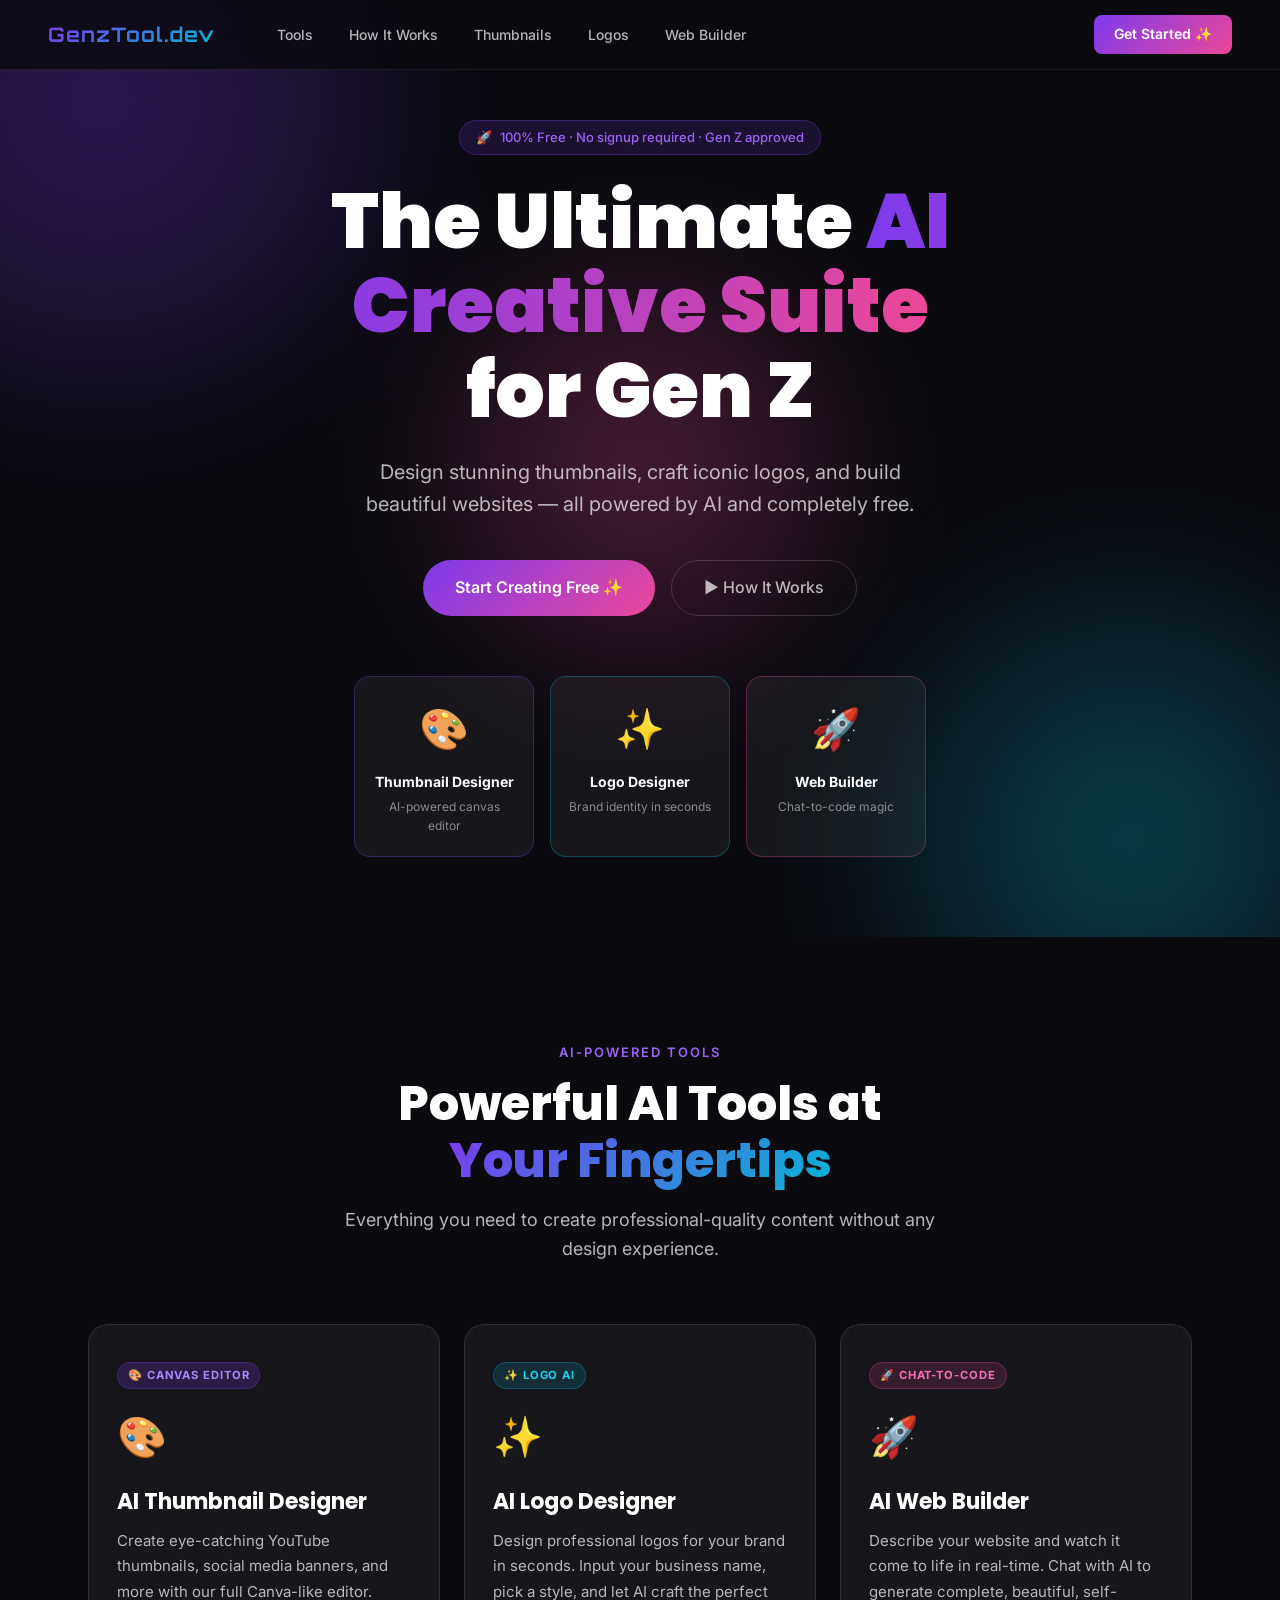
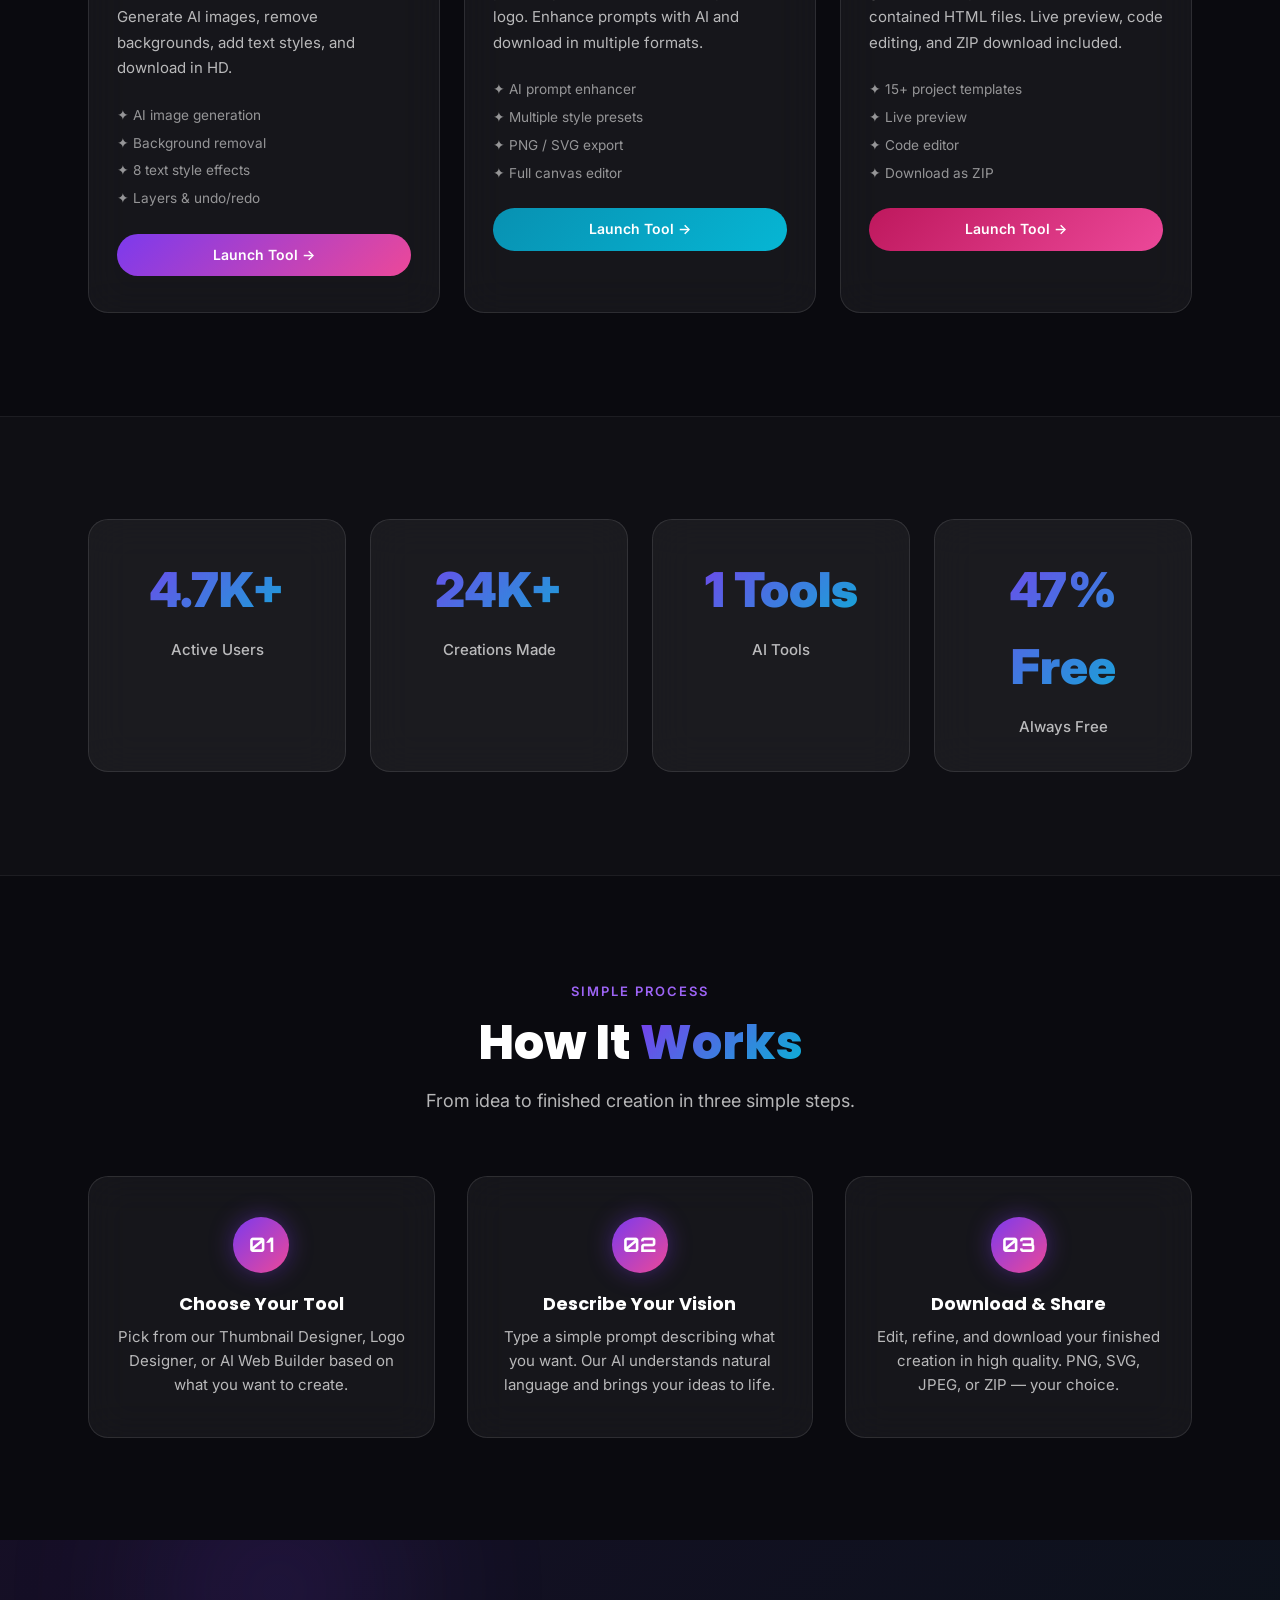
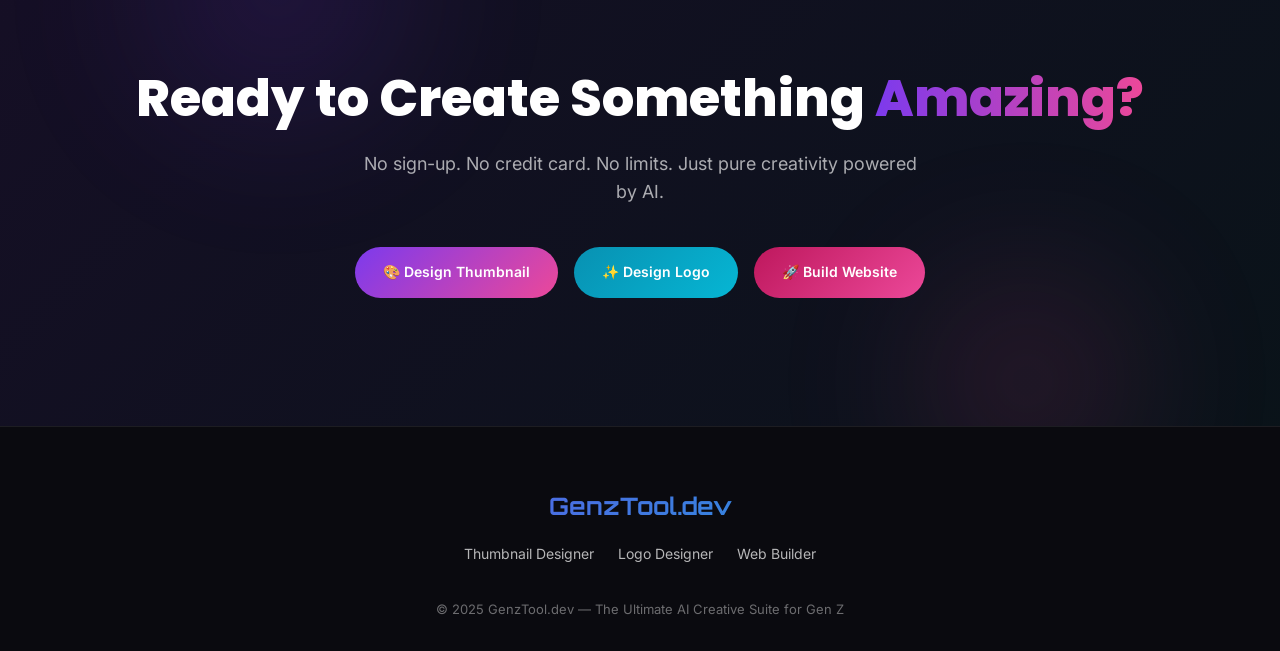
<file: index.html>
<!DOCTYPE html>
<html lang="en">
<head>
  <meta charset="UTF-8">
  <meta name="viewport" content="width=device-width, initial-scale=1.0">
  <meta name="description" content="GenzTool.dev - The Ultimate AI Creative Suite for Gen Z. AI Thumbnail Designer, Logo Designer, and Web Builder all in one place.">
  <meta name="theme-color" content="#7c3aed">
  <title>GenzTool - The Ultimate AI Creative Suite</title>
  <link rel="stylesheet" href="css/style.css">
  <link rel="preconnect" href="https://fonts.googleapis.com">
  <link rel="preconnect" href="https://fonts.gstatic.com" crossorigin>
  <link href="https://fonts.googleapis.com/css2?family=Inter:wght@300;400;500;600;700;800;900&family=Poppins:wght@300;400;500;600;700;800;900&family=Orbitron:wght@400;500;600;700;800;900&display=swap" rel="stylesheet">
  <style>
    /* ── Landing Page Extras ───────────────────────────────── */
    .hero-visual {
      position: relative;
      z-index: 1;
      margin-top: 60px;
    }
    .hero-cards-preview {
      display: flex;
      gap: 16px;
      justify-content: center;
      flex-wrap: wrap;
      animation: fadeInUp 0.7s ease 0.45s both;
    }
    .preview-card {
      width: 180px;
      background: rgba(255,255,255,0.05);
      border: 1px solid rgba(255,255,255,0.1);
      border-radius: 16px;
      padding: 20px 16px;
      text-align: center;
      backdrop-filter: blur(20px);
      transition: all 0.3s ease;
    }
    .preview-card:hover {
      transform: translateY(-8px) scale(1.04);
      background: rgba(255,255,255,0.09);
      border-color: rgba(124,58,237,0.5);
      box-shadow: 0 20px 40px rgba(124,58,237,0.25);
    }
    .preview-card .icon  { font-size: 2.5rem; margin-bottom: 10px; }
    .preview-card .title { font-size: 0.875rem; font-weight: 700; margin-bottom: 4px; }
    .preview-card .sub   { font-size: 0.75rem; color: rgba(255,255,255,0.5); }

    /* animated gradient border on preview cards */
    .preview-card.pc-1 { border-color: rgba(124,58,237,0.3); }
    .preview-card.pc-2 { border-color: rgba(6,182,212,0.3);  }
    .preview-card.pc-3 { border-color: rgba(236,72,153,0.3); }

    /* gradient animated hero headline */
    .animated-gradient {
      background: linear-gradient(270deg, #7c3aed, #06b6d4, #ec4899, #7c3aed);
      background-size: 300% 300%;
      -webkit-background-clip: text;
      background-clip: text;
      -webkit-text-fill-color: transparent;
      animation: gradientShift 6s ease infinite;
    }

    /* full-width section wrapper */
    .section-outer {
      width: 100%;
    }

    /* Feature card accent colours */
    .feature-card.fc-1:hover { box-shadow: 0 12px 40px rgba(124,58,237,0.2); }
    .feature-card.fc-2:hover { box-shadow: 0 12px 40px rgba(6,182,212,0.2);  }
    .feature-card.fc-3:hover { box-shadow: 0 12px 40px rgba(236,72,153,0.2); }

    .feature-card .feature-badge {
      display: inline-flex;
      align-items: center;
      gap: 6px;
      padding: 4px 10px;
      border-radius: 999px;
      font-size: 0.7rem;
      font-weight: 700;
      letter-spacing: 0.08em;
      text-transform: uppercase;
      margin-bottom: 16px;
    }
    .feature-card.fc-1 .feature-badge { background: rgba(124,58,237,0.2); color: #a78bfa; border: 1px solid rgba(124,58,237,0.3); }
    .feature-card.fc-2 .feature-badge { background: rgba(6,182,212,0.15);  color: #22d3ee; border: 1px solid rgba(6,182,212,0.3);  }
    .feature-card.fc-3 .feature-badge { background: rgba(236,72,153,0.15); color: #f472b6; border: 1px solid rgba(236,72,153,0.3); }

    /* Stats section */
    .stats-section {
      background: rgba(255,255,255,0.02);
      border-top: 1px solid rgba(255,255,255,0.06);
      border-bottom: 1px solid rgba(255,255,255,0.06);
    }

    /* How it Works connector dots */
    .steps-section { position: relative; }
    .steps-connector {
      position: absolute;
      top: 70px;
      left: 50%;
      transform: translateX(-50%);
      width: 60%;
      height: 2px;
      background: linear-gradient(90deg, #7c3aed, #06b6d4, #ec4899);
      opacity: 0.25;
      pointer-events: none;
    }

    /* CTA Section */
    .cta-section {
      position: relative;
      overflow: hidden;
      text-align: center;
      padding: clamp(80px, 10vw, 140px) clamp(16px, 4vw, 48px);
    }
    .cta-section .section-title { font-size: clamp(1.75rem, 4vw, 3.25rem); margin-bottom: 20px; }
    .cta-section p { color: rgba(255,255,255,0.65); font-size: 1.125rem; max-width: 560px; margin: 0 auto 40px; }

    /* Navbar hamburger (mobile) */
    .nav-toggle { display: none; background: none; border: none; cursor: pointer; padding: 6px; }
    .nav-toggle span { display: block; width: 22px; height: 2px; background: rgba(255,255,255,0.7); margin: 4px 0; border-radius: 1px; transition: all 0.3s; }

    @media (max-width: 768px) {
      .nav-toggle { display: block; }
      .nav-links   { display: none; }
    }
  </style>
</head>
<body>

<!-- ═══════════════════════════════════════════════════════════
     NAVIGATION
══════════════════════════════════════════════════════════════ -->
<nav class="navbar" id="navbar">
  <span class="nav-logo">GenzTool.dev</span>
  <ul class="nav-links">
    <li><a href="#features">Tools</a></li>
    <li><a href="#how-it-works">How It Works</a></li>
    <li><a href="thumbnail-designer.html">Thumbnails</a></li>
    <li><a href="logo-designer.html">Logos</a></li>
    <li><a href="web-builder.html">Web Builder</a></li>
  </ul>
  <div class="nav-cta">
    <a href="#features" class="btn-primary" style="font-size:0.875rem;padding:8px 20px;border-radius:8px;text-decoration:none;">
      Get Started ✨
    </a>
  </div>
</nav>

<!-- ═══════════════════════════════════════════════════════════
     HERO
══════════════════════════════════════════════════════════════ -->
<section class="hero">
  <div class="orb-container">
    <div class="orb orb-1"></div>
    <div class="orb orb-2"></div>
    <div class="orb orb-3"></div>
  </div>

  <div class="hero-content">
    <div class="hero-badge animate-fade-in">
      <span>🚀</span>
      <span>100% Free · No signup required · Gen Z approved</span>
    </div>

    <h1 class="hero-title">
      The Ultimate <span class="animated-gradient">AI Creative Suite</span><br>
      for Gen&nbsp;Z
    </h1>

    <p class="hero-subtitle">
      Design stunning thumbnails, craft iconic logos, and build beautiful websites — all powered by AI and completely free.
    </p>

    <div class="hero-cta">
      <a href="#features" class="btn-primary" style="font-size:1rem;padding:14px 32px;">
        Start Creating Free ✨
      </a>
      <a href="#how-it-works" class="btn-secondary" style="font-size:1rem;padding:14px 32px;text-decoration:none;display:inline-flex;align-items:center;gap:8px;">
        ▶ How It Works
      </a>
    </div>

    <!-- Mini preview cards -->
    <div class="hero-visual">
      <div class="hero-cards-preview">
        <div class="preview-card pc-1">
          <div class="icon">🎨</div>
          <div class="title">Thumbnail Designer</div>
          <div class="sub">AI-powered canvas editor</div>
        </div>
        <div class="preview-card pc-2">
          <div class="icon">✨</div>
          <div class="title">Logo Designer</div>
          <div class="sub">Brand identity in seconds</div>
        </div>
        <div class="preview-card pc-3">
          <div class="icon">🚀</div>
          <div class="title">Web Builder</div>
          <div class="sub">Chat-to-code magic</div>
        </div>
      </div>
    </div>
  </div>
</section>

<!-- ═══════════════════════════════════════════════════════════
     FEATURES
══════════════════════════════════════════════════════════════ -->
<div class="section-outer" id="features">
  <div class="section">
    <div class="section-header">
      <span class="section-label">AI-Powered Tools</span>
      <h2 class="section-title">Powerful AI Tools at<br><span class="gradient-text">Your Fingertips</span></h2>
      <p class="section-subtitle">Everything you need to create professional-quality content without any design experience.</p>
    </div>

    <div class="features-grid">

      <!-- Thumbnail Designer -->
      <div class="glass-card feature-card fc-1" id="tool-thumbnail">
        <span class="feature-badge">🎨 Canvas Editor</span>
        <span class="feature-icon" style="animation-delay:0s;">🎨</span>
        <h3 class="feature-title">AI Thumbnail Designer</h3>
        <p class="feature-description">
          Create eye-catching YouTube thumbnails, social media banners, and more with our full Canva-like editor. Generate AI images, remove backgrounds, add text styles, and download in HD.
        </p>
        <ul style="color:rgba(255,255,255,0.55);font-size:0.85rem;list-style:none;margin-bottom:24px;display:flex;flex-direction:column;gap:6px;">
          <li>✦ AI image generation</li>
          <li>✦ Background removal</li>
          <li>✦ 8 text style effects</li>
          <li>✦ Layers &amp; undo/redo</li>
        </ul>
        <a href="thumbnail-designer.html" class="btn-primary w-full" style="justify-content:center;text-decoration:none;display:flex;">
          Launch Tool →
        </a>
      </div>

      <!-- Logo Designer -->
      <div class="glass-card feature-card fc-2" id="tool-logo">
        <span class="feature-badge">✨ Logo AI</span>
        <span class="feature-icon" style="animation-delay:1.5s;">✨</span>
        <h3 class="feature-title">AI Logo Designer</h3>
        <p class="feature-description">
          Design professional logos for your brand in seconds. Input your business name, pick a style, and let AI craft the perfect logo. Enhance prompts with AI and download in multiple formats.
        </p>
        <ul style="color:rgba(255,255,255,0.55);font-size:0.85rem;list-style:none;margin-bottom:24px;display:flex;flex-direction:column;gap:6px;">
          <li>✦ AI prompt enhancer</li>
          <li>✦ Multiple style presets</li>
          <li>✦ PNG / SVG export</li>
          <li>✦ Full canvas editor</li>
        </ul>
        <a href="logo-designer.html" class="btn-primary w-full" style="justify-content:center;text-decoration:none;display:flex;background:linear-gradient(135deg,#0891b2,#06b6d4);">
          Launch Tool →
        </a>
      </div>

      <!-- Web Builder -->
      <div class="glass-card feature-card fc-3" id="tool-web">
        <span class="feature-badge">🚀 Chat-to-Code</span>
        <span class="feature-icon" style="animation-delay:3s;">🚀</span>
        <h3 class="feature-title">AI Web Builder</h3>
        <p class="feature-description">
          Describe your website and watch it come to life in real-time. Chat with AI to generate complete, beautiful, self-contained HTML files. Live preview, code editing, and ZIP download included.
        </p>
        <ul style="color:rgba(255,255,255,0.55);font-size:0.85rem;list-style:none;margin-bottom:24px;display:flex;flex-direction:column;gap:6px;">
          <li>✦ 15+ project templates</li>
          <li>✦ Live preview</li>
          <li>✦ Code editor</li>
          <li>✦ Download as ZIP</li>
        </ul>
        <a href="web-builder.html" class="btn-primary w-full" style="justify-content:center;text-decoration:none;display:flex;background:linear-gradient(135deg,#be185d,#ec4899);">
          Launch Tool →
        </a>
      </div>

    </div>
  </div>
</div>

<!-- ═══════════════════════════════════════════════════════════
     STATS
══════════════════════════════════════════════════════════════ -->
<div class="section-outer stats-section">
  <div class="section">
    <div class="stats-grid">
      <div class="stat-card glass-card" data-animate>
        <span class="stat-number" data-target="10000">0</span>
        <span class="stat-label">Active Users</span>
      </div>
      <div class="stat-card glass-card" data-animate>
        <span class="stat-number" data-target="50000">0</span>
        <span class="stat-label">Creations Made</span>
      </div>
      <div class="stat-card glass-card" data-animate>
        <span class="stat-number" data-target="3" data-suffix=" Tools">0</span>
        <span class="stat-label">AI Tools</span>
      </div>
      <div class="stat-card glass-card" data-animate>
        <span class="stat-number" data-target="100" data-suffix="% Free">0</span>
        <span class="stat-label">Always Free</span>
      </div>
    </div>
  </div>
</div>

<!-- ═══════════════════════════════════════════════════════════
     HOW IT WORKS
══════════════════════════════════════════════════════════════ -->
<div class="section-outer" id="how-it-works">
  <div class="section steps-section">
    <div class="section-header">
      <span class="section-label">Simple Process</span>
      <h2 class="section-title">How It <span class="gradient-text">Works</span></h2>
      <p class="section-subtitle">From idea to finished creation in three simple steps.</p>
    </div>

    <div class="steps-grid">
      <div class="glass-card step-card">
        <div class="step-number">01</div>
        <h3 class="step-title">Choose Your Tool</h3>
        <p class="step-desc">Pick from our Thumbnail Designer, Logo Designer, or AI Web Builder based on what you want to create.</p>
      </div>
      <div class="glass-card step-card">
        <div class="step-number">02</div>
        <h3 class="step-title">Describe Your Vision</h3>
        <p class="step-desc">Type a simple prompt describing what you want. Our AI understands natural language and brings your ideas to life.</p>
      </div>
      <div class="glass-card step-card">
        <div class="step-number">03</div>
        <h3 class="step-title">Download &amp; Share</h3>
        <p class="step-desc">Edit, refine, and download your finished creation in high quality. PNG, SVG, JPEG, or ZIP — your choice.</p>
      </div>
    </div>
  </div>
</div>

<!-- ═══════════════════════════════════════════════════════════
     CTA BANNER
══════════════════════════════════════════════════════════════ -->
<div class="section-outer" style="background:linear-gradient(135deg,rgba(124,58,237,0.1),rgba(6,182,212,0.05));">
  <div class="cta-section">
    <div class="orb-container">
      <div class="orb" style="width:300px;height:300px;background:radial-gradient(circle,#7c3aed,transparent);top:-100px;left:10%;opacity:0.2;"></div>
      <div class="orb" style="width:250px;height:250px;background:radial-gradient(circle,#ec4899,transparent);bottom:-80px;right:10%;opacity:0.2;"></div>
    </div>
    <h2 class="section-title" style="position:relative;z-index:2;">
      Ready to Create Something <span class="animated-gradient">Amazing?</span>
    </h2>
    <p style="position:relative;z-index:2;">No sign-up. No credit card. No limits. Just pure creativity powered by AI.</p>
    <div style="display:flex;gap:16px;justify-content:center;flex-wrap:wrap;position:relative;z-index:2;">
      <a href="thumbnail-designer.html" class="btn-primary" style="padding:14px 28px;text-decoration:none;">🎨 Design Thumbnail</a>
      <a href="logo-designer.html"      class="btn-primary" style="padding:14px 28px;text-decoration:none;background:linear-gradient(135deg,#0891b2,#06b6d4);">✨ Design Logo</a>
      <a href="web-builder.html"        class="btn-primary" style="padding:14px 28px;text-decoration:none;background:linear-gradient(135deg,#be185d,#ec4899);">🚀 Build Website</a>
    </div>
  </div>
</div>

<!-- ═══════════════════════════════════════════════════════════
     FOOTER
══════════════════════════════════════════════════════════════ -->
<footer class="footer">
  <div class="footer-logo">GenzTool.dev</div>
  <ul class="footer-links">
    <li><a href="thumbnail-designer.html">Thumbnail Designer</a></li>
    <li><a href="logo-designer.html">Logo Designer</a></li>
    <li><a href="web-builder.html">Web Builder</a></li>
  </ul>
  <p class="footer-copy">© 2025 GenzTool.dev — The Ultimate AI Creative Suite for Gen Z</p>
</footer>

<!-- ═══════════════════════════════════════════════════════════
     SCRIPTS
══════════════════════════════════════════════════════════════ -->
<script src="js/utils.js"></script>
<script>
/* ── Navbar scroll effect ─── */
const navbar = document.getElementById('navbar');
window.addEventListener('scroll', () => {
  navbar.classList.toggle('scrolled', window.scrollY > 40);
}, { passive: true });

/* ── Counter animation ─── */
function animateCounter(el) {
  const target = parseInt(el.dataset.target, 10);
  const suffix = el.dataset.suffix || (target >= 1000 ? '+' : '');
  const duration = 1800;
  const step = 16;
  const steps = duration / step;
  let current = 0;
  const increment = target / steps;

  const timer = setInterval(() => {
    current = Math.min(current + increment, target);
    if (target >= 1000) {
      el.textContent = (current >= 1000 ? (current / 1000).toFixed(current < 10000 ? 1 : 0) + 'K' : Math.round(current)) + suffix;
    } else {
      el.textContent = Math.round(current) + suffix;
    }
    if (current >= target) clearInterval(timer);
  }, step);
}

/* ── Intersection Observer ─── */
const observer = new IntersectionObserver((entries) => {
  entries.forEach(entry => {
    if (!entry.isIntersecting) return;
    const el = entry.target;

    // Counter
    if (el.hasAttribute('data-animate')) {
      const num = el.querySelector('.stat-number');
      if (num) animateCounter(num);
    }

    // Fade-in cards
    if (el.classList.contains('glass-card') || el.classList.contains('step-card')) {
      el.style.animation = 'fadeInUp 0.6s ease forwards';
    }

    observer.unobserve(el);
  });
}, { threshold: 0.15 });

document.querySelectorAll('[data-animate], .glass-card, .step-card').forEach(el => {
  el.style.opacity = '0';
  observer.observe(el);
});

/* ── Smooth scroll for anchor links ─── */
document.querySelectorAll('a[href^="#"]').forEach(a => {
  a.addEventListener('click', e => {
    const id = a.getAttribute('href').slice(1);
    const target = document.getElementById(id);
    if (target) {
      e.preventDefault();
      target.scrollIntoView({ behavior: 'smooth', block: 'start' });
    }
  });
});
</script>
</body>
</html>
</file>
<file: css/style.css>
/* ============================================================
   GenzTool.dev - Shared Stylesheet
   ============================================================ */

@import url('https://fonts.googleapis.com/css2?family=Inter:wght@300;400;500;600;700;800;900&family=Poppins:wght@300;400;500;600;700;800;900&family=Orbitron:wght@400;500;600;700;800;900&display=swap');

/* ── CSS Variables ─────────────────────────────────────────── */
:root {
  --bg-primary:       #0a0a0f;
  --bg-secondary:     #0f0f1a;
  --bg-tertiary:      #13131f;
  --purple:           #7c3aed;
  --purple-light:     #9d64f5;
  --purple-dark:      #5b21b6;
  --cyan:             #06b6d4;
  --cyan-light:       #22d3ee;
  --pink:             #ec4899;
  --pink-light:       #f472b6;
  --green:            #10b981;
  --orange:           #f59e0b;
  --red:              #ef4444;
  --text-primary:     #ffffff;
  --text-secondary:   rgba(255,255,255,0.7);
  --text-muted:       rgba(255,255,255,0.4);
  --border:           rgba(255,255,255,0.08);
  --border-light:     rgba(255,255,255,0.15);
  --card-bg:          rgba(255,255,255,0.04);
  --card-bg-hover:    rgba(255,255,255,0.08);
  --glass-bg:         rgba(255,255,255,0.05);
  --glass-border:     rgba(255,255,255,0.1);
  --grad-primary:     linear-gradient(135deg, #7c3aed, #06b6d4);
  --grad-button:      linear-gradient(135deg, #7c3aed, #ec4899);
  --grad-hero:        linear-gradient(135deg, #7c3aed 0%, #06b6d4 50%, #ec4899 100%);
  --shadow-sm:        0 2px 8px rgba(0,0,0,0.3);
  --shadow-md:        0 8px 24px rgba(0,0,0,0.4);
  --shadow-lg:        0 20px 60px rgba(0,0,0,0.5);
  --shadow-glow:      0 0 30px rgba(124,58,237,0.3);
  --radius-sm:        6px;
  --radius-md:        12px;
  --radius-lg:        20px;
  --radius-xl:        32px;
  --radius-full:      9999px;
  --transition:       all 0.25s cubic-bezier(0.4, 0, 0.2, 1);
  --transition-slow:  all 0.4s cubic-bezier(0.4, 0, 0.2, 1);
  --font-main:        'Inter', sans-serif;
  --font-display:     'Poppins', sans-serif;
  --font-mono:        'Orbitron', monospace;
}

/* ── Reset & Base ──────────────────────────────────────────── */
*, *::before, *::after {
  box-sizing: border-box;
  margin: 0;
  padding: 0;
}

html {
  scroll-behavior: smooth;
  -webkit-text-size-adjust: 100%;
}

body {
  font-family: var(--font-main);
  background: var(--bg-primary);
  color: var(--text-primary);
  line-height: 1.6;
  min-height: 100vh;
  overflow-x: hidden;
  -webkit-font-smoothing: antialiased;
  -moz-osx-font-smoothing: grayscale;
}

a {
  color: var(--cyan);
  text-decoration: none;
  transition: var(--transition);
}
a:hover { color: var(--cyan-light); }

img { max-width: 100%; height: auto; display: block; }

button {
  font-family: var(--font-main);
  cursor: pointer;
  border: none;
  background: none;
  transition: var(--transition);
}

input, textarea, select {
  font-family: var(--font-main);
  background: rgba(255,255,255,0.06);
  border: 1px solid var(--border);
  color: var(--text-primary);
  border-radius: var(--radius-sm);
  transition: var(--transition);
  outline: none;
}

input:focus, textarea:focus, select:focus {
  border-color: var(--purple);
  box-shadow: 0 0 0 3px rgba(124,58,237,0.2);
}

select option {
  background: #1a1a2e;
  color: var(--text-primary);
}

h1, h2, h3, h4, h5, h6 {
  font-family: var(--font-display);
  line-height: 1.2;
  font-weight: 700;
}

/* ── Glassmorphism Card ────────────────────────────────────── */
.glass-card {
  background: var(--glass-bg);
  backdrop-filter: blur(20px);
  -webkit-backdrop-filter: blur(20px);
  border: 1px solid var(--glass-border);
  border-radius: var(--radius-lg);
  transition: var(--transition);
}

.glass-card:hover {
  background: rgba(255,255,255,0.08);
  border-color: rgba(124,58,237,0.4);
  box-shadow: 0 8px 32px rgba(124,58,237,0.15);
  transform: translateY(-4px);
}

/* ── Gradient Text ─────────────────────────────────────────── */
.gradient-text {
  background: var(--grad-primary);
  -webkit-background-clip: text;
  background-clip: text;
  -webkit-text-fill-color: transparent;
  color: transparent;
}

.gradient-text-hero {
  background: var(--grad-hero);
  -webkit-background-clip: text;
  background-clip: text;
  -webkit-text-fill-color: transparent;
  color: transparent;
}

/* ── Buttons ───────────────────────────────────────────────── */
.btn-primary {
  display: inline-flex;
  align-items: center;
  gap: 8px;
  padding: 10px 20px;
  background: var(--grad-button);
  border: none;
  border-radius: var(--radius-full);
  color: white;
  font-weight: 600;
  font-size: 0.875rem;
  cursor: pointer;
  position: relative;
  overflow: hidden;
  transition: var(--transition);
  white-space: nowrap;
}

.btn-primary::before {
  content: '';
  position: absolute;
  inset: 0;
  background: rgba(255,255,255,0);
  transition: var(--transition);
}

.btn-primary:hover {
  transform: translateY(-2px);
  box-shadow: 0 8px 24px rgba(124,58,237,0.5);
}
.btn-primary:hover::before { background: rgba(255,255,255,0.1); }
.btn-primary:active { transform: translateY(0); }

.btn-secondary {
  display: inline-flex;
  align-items: center;
  gap: 8px;
  padding: 10px 20px;
  background: transparent;
  border: 1px solid var(--border-light);
  border-radius: var(--radius-full);
  color: var(--text-secondary);
  font-weight: 500;
  font-size: 0.875rem;
  cursor: pointer;
  transition: var(--transition);
  white-space: nowrap;
}

.btn-secondary:hover {
  border-color: var(--purple);
  color: var(--text-primary);
  background: rgba(124,58,237,0.1);
  transform: translateY(-1px);
}

.btn-ghost {
  display: inline-flex;
  align-items: center;
  gap: 6px;
  padding: 8px 14px;
  background: rgba(255,255,255,0.05);
  border: 1px solid var(--border);
  border-radius: var(--radius-sm);
  color: var(--text-secondary);
  font-size: 0.8125rem;
  cursor: pointer;
  transition: var(--transition);
}

.btn-ghost:hover {
  background: rgba(255,255,255,0.1);
  color: var(--text-primary);
  border-color: var(--border-light);
}

.btn-icon {
  display: inline-flex;
  align-items: center;
  justify-content: center;
  width: 36px;
  height: 36px;
  background: rgba(255,255,255,0.06);
  border: 1px solid var(--border);
  border-radius: var(--radius-sm);
  color: var(--text-secondary);
  font-size: 1rem;
  cursor: pointer;
  transition: var(--transition);
  flex-shrink: 0;
}

.btn-icon:hover {
  background: rgba(124,58,237,0.2);
  border-color: var(--purple);
  color: var(--text-primary);
}

/* ── Toast Notifications ───────────────────────────────────── */
#toast-container {
  position: fixed;
  top: 20px;
  right: 20px;
  z-index: 10000;
  display: flex;
  flex-direction: column;
  gap: 10px;
  pointer-events: none;
}

.toast {
  display: flex;
  align-items: center;
  gap: 10px;
  padding: 12px 18px;
  background: rgba(15,15,26,0.95);
  backdrop-filter: blur(20px);
  border: 1px solid var(--border);
  border-radius: var(--radius-md);
  color: var(--text-primary);
  font-size: 0.875rem;
  font-weight: 500;
  max-width: 360px;
  box-shadow: var(--shadow-md);
  animation: slideInRight 0.3s ease forwards;
  pointer-events: all;
  cursor: pointer;
  border-left-width: 3px;
}

.toast.success { border-left-color: var(--green); }
.toast.error   { border-left-color: var(--red); }
.toast.info    { border-left-color: var(--cyan); }
.toast.warning { border-left-color: var(--orange); }

.toast .toast-icon { font-size: 1.125rem; flex-shrink: 0; }
.toast.success .toast-icon { color: var(--green); }
.toast.error .toast-icon   { color: var(--red); }
.toast.info .toast-icon    { color: var(--cyan); }
.toast.warning .toast-icon { color: var(--orange); }

.toast.removing { animation: slideOutRight 0.3s ease forwards; }

/* ── Navigation ────────────────────────────────────────────── */
.navbar {
  position: fixed;
  top: 0;
  left: 0;
  right: 0;
  z-index: 1000;
  height: 70px;
  display: flex;
  align-items: center;
  padding: 0 clamp(16px, 4vw, 48px);
  background: rgba(10,10,15,0.8);
  backdrop-filter: blur(20px);
  border-bottom: 1px solid var(--border);
  transition: var(--transition);
}

.navbar.scrolled {
  background: rgba(10,10,15,0.98);
  box-shadow: var(--shadow-md);
}

.nav-logo {
  font-family: var(--font-mono);
  font-size: 1.25rem;
  font-weight: 700;
  background: var(--grad-primary);
  -webkit-background-clip: text;
  background-clip: text;
  -webkit-text-fill-color: transparent;
  letter-spacing: 0.05em;
  margin-right: 48px;
  white-space: nowrap;
}

.nav-links {
  display: flex;
  align-items: center;
  gap: 8px;
  flex: 1;
  list-style: none;
}

.nav-links a {
  padding: 6px 14px;
  color: var(--text-secondary);
  font-size: 0.875rem;
  font-weight: 500;
  border-radius: var(--radius-full);
  transition: var(--transition);
}

.nav-links a:hover {
  color: var(--text-primary);
  background: rgba(255,255,255,0.06);
}

.nav-links a.active {
  color: var(--text-primary);
  background: rgba(124,58,237,0.15);
  border: 1px solid rgba(124,58,237,0.3);
}

.nav-cta { margin-left: auto; }

/* ── Hero Section ──────────────────────────────────────────── */
.hero {
  min-height: 100vh;
  display: flex;
  align-items: center;
  justify-content: center;
  text-align: center;
  padding: 120px clamp(16px, 4vw, 48px) 80px;
  position: relative;
  overflow: hidden;
}

.hero-content {
  position: relative;
  z-index: 2;
  max-width: 900px;
  margin: 0 auto;
}

.hero-badge {
  display: inline-flex;
  align-items: center;
  gap: 8px;
  padding: 6px 16px;
  background: rgba(124,58,237,0.15);
  border: 1px solid rgba(124,58,237,0.3);
  border-radius: var(--radius-full);
  font-size: 0.8125rem;
  font-weight: 500;
  color: var(--purple-light);
  margin-bottom: 24px;
  animation: fadeInUp 0.6s ease forwards;
}

.hero-title {
  font-size: clamp(2.5rem, 6vw, 5rem);
  font-weight: 900;
  line-height: 1.1;
  margin-bottom: 24px;
  animation: fadeInUp 0.6s ease 0.1s both;
}

.hero-subtitle {
  font-size: clamp(1rem, 2vw, 1.25rem);
  color: var(--text-secondary);
  max-width: 600px;
  margin: 0 auto 40px;
  animation: fadeInUp 0.6s ease 0.2s both;
}

.hero-cta {
  display: flex;
  gap: 16px;
  justify-content: center;
  flex-wrap: wrap;
  animation: fadeInUp 0.6s ease 0.3s both;
}

.hero-cta .btn-primary { padding: 14px 32px; font-size: 1rem; }
.hero-cta .btn-secondary { padding: 14px 32px; font-size: 1rem; }

/* ── Orb Backgrounds ───────────────────────────────────────── */
.orb-container {
  position: absolute;
  inset: 0;
  overflow: hidden;
  pointer-events: none;
  z-index: 0;
}

.orb {
  position: absolute;
  border-radius: 50%;
  filter: blur(80px);
  opacity: 0.35;
  animation: float 8s ease-in-out infinite;
}

.orb-1 {
  width: 600px; height: 600px;
  background: radial-gradient(circle, #7c3aed, transparent);
  top: -200px; left: -200px;
  animation-delay: 0s;
}
.orb-2 {
  width: 500px; height: 500px;
  background: radial-gradient(circle, #06b6d4, transparent);
  bottom: -150px; right: -100px;
  animation-delay: -3s;
}
.orb-3 {
  width: 400px; height: 400px;
  background: radial-gradient(circle, #ec4899, transparent);
  top: 50%; left: 50%;
  transform: translate(-50%, -50%);
  animation-delay: -6s;
}

/* ── Section Styles ────────────────────────────────────────── */
.section {
  padding: clamp(60px, 8vw, 120px) clamp(16px, 4vw, 48px);
  max-width: 1200px;
  margin: 0 auto;
}

.section-header {
  text-align: center;
  margin-bottom: 60px;
}

.section-label {
  display: inline-block;
  font-size: 0.8125rem;
  font-weight: 600;
  letter-spacing: 0.15em;
  text-transform: uppercase;
  color: var(--purple-light);
  margin-bottom: 12px;
}

.section-title {
  font-size: clamp(1.75rem, 4vw, 3rem);
  font-weight: 800;
  margin-bottom: 16px;
}

.section-subtitle {
  font-size: 1.125rem;
  color: var(--text-secondary);
  max-width: 600px;
  margin: 0 auto;
}

/* ── Feature Cards ─────────────────────────────────────────── */
.features-grid {
  display: grid;
  grid-template-columns: repeat(auto-fit, minmax(300px, 1fr));
  gap: 24px;
}

.feature-card {
  padding: 36px 28px;
  position: relative;
  overflow: hidden;
  cursor: pointer;
}

.feature-card::before {
  content: '';
  position: absolute;
  inset: 0;
  background: var(--grad-primary);
  opacity: 0;
  transition: var(--transition);
  border-radius: inherit;
}

.feature-card:hover::before { opacity: 0.05; }

.feature-icon {
  font-size: 2.5rem;
  margin-bottom: 20px;
  display: block;
  animation: float 4s ease-in-out infinite;
}

.feature-title {
  font-size: 1.375rem;
  font-weight: 700;
  margin-bottom: 12px;
}

.feature-description {
  color: var(--text-secondary);
  font-size: 0.9375rem;
  line-height: 1.7;
  margin-bottom: 24px;
}

/* ── Stats Section ─────────────────────────────────────────── */
.stats-grid {
  display: grid;
  grid-template-columns: repeat(auto-fit, minmax(160px, 1fr));
  gap: 24px;
}

.stat-card {
  text-align: center;
  padding: 32px 24px;
}

.stat-number {
  font-size: clamp(2rem, 4vw, 3rem);
  font-weight: 900;
  background: var(--grad-primary);
  -webkit-background-clip: text;
  background-clip: text;
  -webkit-text-fill-color: transparent;
  margin-bottom: 8px;
  display: block;
}

.stat-label {
  color: var(--text-secondary);
  font-size: 0.9375rem;
  font-weight: 500;
}

/* ── Steps Section ─────────────────────────────────────────── */
.steps-grid {
  display: grid;
  grid-template-columns: repeat(auto-fit, minmax(240px, 1fr));
  gap: 32px;
  position: relative;
}

.step-card {
  text-align: center;
  padding: 40px 28px;
}

.step-number {
  width: 56px;
  height: 56px;
  background: var(--grad-button);
  border-radius: 50%;
  display: flex;
  align-items: center;
  justify-content: center;
  font-family: var(--font-mono);
  font-size: 1.25rem;
  font-weight: 700;
  margin: 0 auto 20px;
  box-shadow: 0 0 24px rgba(124,58,237,0.4);
}

.step-title {
  font-size: 1.125rem;
  font-weight: 700;
  margin-bottom: 10px;
}

.step-desc {
  color: var(--text-secondary);
  font-size: 0.9375rem;
  line-height: 1.6;
}

/* ── Footer ────────────────────────────────────────────────── */
.footer {
  padding: 60px clamp(16px, 4vw, 48px) 32px;
  border-top: 1px solid var(--border);
  text-align: center;
}

.footer-logo {
  font-family: var(--font-mono);
  font-size: 1.5rem;
  font-weight: 700;
  background: var(--grad-primary);
  -webkit-background-clip: text;
  background-clip: text;
  -webkit-text-fill-color: transparent;
  margin-bottom: 16px;
}

.footer-links {
  display: flex;
  gap: 24px;
  justify-content: center;
  flex-wrap: wrap;
  list-style: none;
  margin-bottom: 32px;
}

.footer-links a {
  color: var(--text-secondary);
  font-size: 0.875rem;
  transition: var(--transition);
}
.footer-links a:hover { color: var(--text-primary); }

.footer-copy {
  color: var(--text-muted);
  font-size: 0.8125rem;
}

/* ── Editor Toolbar ────────────────────────────────────────── */
.editor-toolbar {
  height: 56px;
  background: rgba(10,10,15,0.97);
  border-bottom: 1px solid var(--border);
  display: flex;
  align-items: center;
  padding: 0 16px;
  gap: 10px;
  z-index: 100;
  flex-shrink: 0;
  position: relative;
}

.editor-title {
  font-size: 0.9375rem;
  font-weight: 600;
  color: var(--text-secondary);
  white-space: nowrap;
  flex-shrink: 0;
}

.toolbar-actions {
  display: flex;
  align-items: center;
  gap: 8px;
  margin-left: auto;
  flex-wrap: wrap;
}

.toolbar-actions select,
.toolbar-actions input {
  padding: 6px 10px;
  font-size: 0.8125rem;
  height: 34px;
  background: rgba(255,255,255,0.06);
  border: 1px solid var(--border);
  border-radius: var(--radius-sm);
  color: var(--text-primary);
  cursor: pointer;
}

.toolbar-actions button {
  height: 34px;
  padding: 0 12px;
  font-size: 0.8125rem;
  font-weight: 500;
  border-radius: var(--radius-sm);
  border: 1px solid var(--border);
  background: rgba(255,255,255,0.06);
  color: var(--text-secondary);
  cursor: pointer;
  white-space: nowrap;
  transition: var(--transition);
}

.toolbar-actions button:hover {
  background: rgba(255,255,255,0.1);
  color: var(--text-primary);
  border-color: var(--border-light);
}

.toolbar-actions .btn-primary {
  height: 34px;
  padding: 0 16px;
  border-radius: var(--radius-sm);
  font-size: 0.8125rem;
}

.back-btn {
  display: inline-flex;
  align-items: center;
  gap: 6px;
  padding: 6px 14px;
  background: rgba(255,255,255,0.05);
  border: 1px solid var(--border);
  border-radius: var(--radius-sm);
  color: var(--text-secondary);
  font-size: 0.8125rem;
  font-weight: 500;
  transition: var(--transition);
  white-space: nowrap;
  text-decoration: none;
}
.back-btn:hover {
  background: rgba(255,255,255,0.1);
  color: var(--text-primary);
  border-color: var(--border-light);
}

/* ── Editor Layout ─────────────────────────────────────────── */
.editor-page {
  display: flex;
  flex-direction: column;
  height: 100vh;
  overflow: hidden;
}

.editor-layout {
  flex: 1;
  display: grid;
  grid-template-columns: 280px 1fr 280px;
  overflow: hidden;
  min-height: 0;
}

/* ── Sidebar ───────────────────────────────────────────────── */
.editor-sidebar {
  background: rgba(10,10,15,0.98);
  border-right: 1px solid var(--border);
  display: flex;
  flex-direction: column;
  overflow: hidden;
}

.properties-panel {
  background: rgba(10,10,15,0.98);
  border-left: 1px solid var(--border);
  overflow-y: auto;
  padding: 16px;
}

.sidebar-tabs {
  display: flex;
  flex-direction: column;
  gap: 2px;
  padding: 10px 8px;
  border-bottom: 1px solid var(--border);
  flex-shrink: 0;
  overflow-y: auto;
  max-height: 420px;
}

.sidebar-tab {
  display: flex;
  align-items: center;
  gap: 8px;
  padding: 9px 12px;
  border-radius: var(--radius-sm);
  border: none;
  background: transparent;
  color: var(--text-secondary);
  font-size: 0.8125rem;
  font-weight: 500;
  cursor: pointer;
  text-align: left;
  transition: var(--transition);
  white-space: nowrap;
}

.sidebar-tab:hover {
  background: rgba(255,255,255,0.06);
  color: var(--text-primary);
}

.sidebar-tab.active {
  background: rgba(124,58,237,0.2);
  color: var(--purple-light);
  border: 1px solid rgba(124,58,237,0.3);
}

.sidebar-panel {
  flex: 1;
  overflow-y: auto;
  padding: 16px;
  display: none;
}
.sidebar-panel.active { display: block; }

.sidebar-panel h4 {
  font-size: 0.75rem;
  font-weight: 600;
  letter-spacing: 0.1em;
  text-transform: uppercase;
  color: var(--text-muted);
  margin-bottom: 10px;
  margin-top: 18px;
}
.sidebar-panel h4:first-child { margin-top: 0; }

/* ── Canvas Area ───────────────────────────────────────────── */
.canvas-area {
  background: #111118;
  display: flex;
  align-items: center;
  justify-content: center;
  overflow: auto;
  padding: 24px;
  position: relative;
}

.canvas-wrapper {
  box-shadow: 0 20px 60px rgba(0,0,0,0.6);
  border-radius: 4px;
  overflow: hidden;
  flex-shrink: 0;
}

.canvas-wrapper canvas {
  display: block;
}

/* ── Properties Panel ──────────────────────────────────────── */
.prop-group {
  margin-bottom: 20px;
}

.prop-group-title {
  font-size: 0.6875rem;
  font-weight: 700;
  letter-spacing: 0.12em;
  text-transform: uppercase;
  color: var(--text-muted);
  margin-bottom: 10px;
  padding-bottom: 6px;
  border-bottom: 1px solid var(--border);
}

.prop-row {
  display: flex;
  gap: 8px;
  margin-bottom: 8px;
  align-items: center;
}

.prop-label {
  font-size: 0.75rem;
  color: var(--text-muted);
  width: 56px;
  flex-shrink: 0;
}

.prop-input {
  flex: 1;
  padding: 6px 8px;
  font-size: 0.8125rem;
  background: rgba(255,255,255,0.06);
  border: 1px solid var(--border);
  border-radius: var(--radius-sm);
  color: var(--text-primary);
  transition: var(--transition);
}
.prop-input:focus {
  border-color: var(--purple);
  box-shadow: 0 0 0 2px rgba(124,58,237,0.2);
}

.prop-color {
  width: 36px;
  height: 28px;
  padding: 2px;
  border-radius: var(--radius-sm);
  cursor: pointer;
  background: rgba(255,255,255,0.06);
  border: 1px solid var(--border);
}

.prop-select {
  flex: 1;
  padding: 6px 8px;
  font-size: 0.8125rem;
  background: rgba(255,255,255,0.06);
  border: 1px solid var(--border);
  border-radius: var(--radius-sm);
  color: var(--text-primary);
}

.prop-section {
  margin-bottom: 16px;
}

/* ── Form Controls ─────────────────────────────────────────── */
.form-group {
  margin-bottom: 14px;
}

.form-label {
  display: block;
  font-size: 0.75rem;
  font-weight: 600;
  color: var(--text-secondary);
  margin-bottom: 6px;
  text-transform: uppercase;
  letter-spacing: 0.06em;
}

.form-input {
  width: 100%;
  padding: 9px 12px;
  font-size: 0.875rem;
  background: rgba(255,255,255,0.06);
  border: 1px solid var(--border);
  border-radius: var(--radius-sm);
  color: var(--text-primary);
  transition: var(--transition);
}

.form-input:focus {
  border-color: var(--purple);
  box-shadow: 0 0 0 3px rgba(124,58,237,0.15);
}

.form-textarea {
  width: 100%;
  padding: 9px 12px;
  font-size: 0.875rem;
  background: rgba(255,255,255,0.06);
  border: 1px solid var(--border);
  border-radius: var(--radius-sm);
  color: var(--text-primary);
  resize: vertical;
  min-height: 80px;
  transition: var(--transition);
  font-family: var(--font-main);
  line-height: 1.5;
}

.form-textarea:focus {
  border-color: var(--purple);
  box-shadow: 0 0 0 3px rgba(124,58,237,0.15);
}

.form-select {
  width: 100%;
  padding: 9px 12px;
  font-size: 0.875rem;
  background: rgba(255,255,255,0.06);
  border: 1px solid var(--border);
  border-radius: var(--radius-sm);
  color: var(--text-primary);
  cursor: pointer;
  transition: var(--transition);
}

.form-select:focus {
  border-color: var(--purple);
  box-shadow: 0 0 0 3px rgba(124,58,237,0.15);
}

/* ── Shapes Grid ───────────────────────────────────────────── */
.shapes-grid {
  display: grid;
  grid-template-columns: repeat(4, 1fr);
  gap: 8px;
}

.shape-btn {
  aspect-ratio: 1;
  display: flex;
  flex-direction: column;
  align-items: center;
  justify-content: center;
  gap: 4px;
  background: rgba(255,255,255,0.05);
  border: 1px solid var(--border);
  border-radius: var(--radius-sm);
  color: var(--text-secondary);
  font-size: 0.875rem;
  cursor: pointer;
  transition: var(--transition);
  padding: 8px 4px;
}

.shape-btn span:first-child { font-size: 1.25rem; }
.shape-btn span:last-child  { font-size: 0.625rem; }

.shape-btn:hover {
  background: rgba(124,58,237,0.2);
  border-color: var(--purple);
  color: var(--text-primary);
  transform: translateY(-2px);
}

/* ── Templates Grid ────────────────────────────────────────── */
.templates-grid {
  display: grid;
  grid-template-columns: repeat(2, 1fr);
  gap: 10px;
}

.template-card {
  aspect-ratio: 16/9;
  border-radius: var(--radius-sm);
  cursor: pointer;
  display: flex;
  align-items: center;
  justify-content: center;
  font-size: 0.75rem;
  font-weight: 600;
  color: white;
  text-shadow: 0 1px 4px rgba(0,0,0,0.5);
  transition: var(--transition);
  border: 2px solid transparent;
  overflow: hidden;
  position: relative;
}

.template-card:hover {
  transform: scale(1.04);
  border-color: var(--purple-light);
  box-shadow: 0 4px 16px rgba(124,58,237,0.4);
}

.template-card span {
  position: relative;
  z-index: 1;
  text-align: center;
  padding: 4px;
}

/* ── Layer Items ───────────────────────────────────────────── */
.layer-item {
  display: flex;
  align-items: center;
  gap: 8px;
  padding: 7px 10px;
  border-radius: var(--radius-sm);
  cursor: pointer;
  transition: var(--transition);
  border: 1px solid transparent;
}

.layer-item:hover {
  background: rgba(255,255,255,0.06);
  border-color: var(--border);
}

.layer-item.selected {
  background: rgba(124,58,237,0.15);
  border-color: rgba(124,58,237,0.3);
}

.layer-icon { font-size: 1rem; flex-shrink: 0; }
.layer-name {
  flex: 1;
  font-size: 0.8125rem;
  color: var(--text-secondary);
  overflow: hidden;
  text-overflow: ellipsis;
  white-space: nowrap;
}

.layer-actions {
  display: flex;
  gap: 4px;
  opacity: 0;
  transition: var(--transition);
}
.layer-item:hover .layer-actions { opacity: 1; }

.layer-actions button {
  width: 24px;
  height: 24px;
  display: flex;
  align-items: center;
  justify-content: center;
  border-radius: 4px;
  font-size: 0.75rem;
  background: rgba(255,255,255,0.06);
  border: 1px solid var(--border);
  color: var(--text-secondary);
  cursor: pointer;
  transition: var(--transition);
}
.layer-actions button:hover {
  background: rgba(239,68,68,0.2);
  border-color: var(--red);
  color: var(--red);
}

/* ── Text Style Buttons ────────────────────────────────────── */
.text-style-grid {
  display: grid;
  grid-template-columns: repeat(2, 1fr);
  gap: 8px;
}

.text-style-btn {
  padding: 10px 8px;
  border-radius: var(--radius-sm);
  cursor: pointer;
  font-size: 0.8125rem;
  font-weight: 700;
  text-align: center;
  border: 1px solid rgba(255,255,255,0.1);
  transition: var(--transition);
  background: rgba(255,255,255,0.04);
}
.text-style-btn:hover { transform: scale(1.04); filter: brightness(1.15); }

/* ── Gradient Swatches ─────────────────────────────────────── */
.gradient-swatches {
  display: grid;
  grid-template-columns: repeat(4, 1fr);
  gap: 8px;
}

.swatch {
  aspect-ratio: 1;
  border-radius: var(--radius-sm);
  cursor: pointer;
  border: 2px solid transparent;
  transition: var(--transition);
}
.swatch:hover {
  transform: scale(1.12);
  border-color: white;
  box-shadow: 0 4px 12px rgba(0,0,0,0.4);
}

/* ── Loading Overlay ───────────────────────────────────────── */
.loading-overlay {
  position: fixed;
  inset: 0;
  background: rgba(10,10,15,0.85);
  backdrop-filter: blur(8px);
  display: flex;
  flex-direction: column;
  align-items: center;
  justify-content: center;
  z-index: 9999;
  gap: 16px;
  opacity: 0;
  pointer-events: none;
  transition: opacity 0.3s ease;
}
.loading-overlay.visible {
  opacity: 1;
  pointer-events: all;
}

.loading-overlay .spinner {
  width: 48px;
  height: 48px;
  border: 3px solid rgba(124,58,237,0.2);
  border-top-color: var(--purple);
  border-radius: 50%;
  animation: spin 0.8s linear infinite;
}

.loading-overlay p {
  color: var(--text-secondary);
  font-size: 0.9375rem;
  font-weight: 500;
}

.spinner {
  width: 32px;
  height: 32px;
  border: 2px solid rgba(124,58,237,0.2);
  border-top-color: var(--purple);
  border-radius: 50%;
  animation: spin 0.7s linear infinite;
  display: inline-block;
}

/* ── Modal ─────────────────────────────────────────────────── */
.modal-overlay {
  position: fixed;
  inset: 0;
  background: rgba(0,0,0,0.7);
  backdrop-filter: blur(8px);
  display: flex;
  align-items: center;
  justify-content: center;
  z-index: 5000;
  padding: 16px;
  opacity: 0;
  pointer-events: none;
  transition: opacity 0.3s ease;
}
.modal-overlay.visible {
  opacity: 1;
  pointer-events: all;
}

.modal {
  background: var(--bg-secondary);
  border: 1px solid var(--border-light);
  border-radius: var(--radius-lg);
  padding: 32px;
  max-width: 540px;
  width: 100%;
  box-shadow: var(--shadow-lg);
  transform: scale(0.96);
  transition: transform 0.3s ease;
}
.modal-overlay.visible .modal { transform: scale(1); }

.modal-title {
  font-size: 1.375rem;
  font-weight: 700;
  margin-bottom: 8px;
}

.modal-subtitle {
  color: var(--text-secondary);
  font-size: 0.9375rem;
  margin-bottom: 24px;
}

.modal-actions {
  display: flex;
  gap: 12px;
  justify-content: flex-end;
  margin-top: 24px;
}

/* ── Web Builder Specific ──────────────────────────────────── */
.builder-page {
  display: flex;
  flex-direction: column;
  height: 100vh;
  overflow: hidden;
}

.builder-layout {
  flex: 1;
  display: grid;
  grid-template-columns: 360px 1fr;
  overflow: hidden;
  min-height: 0;
}

.builder-sidebar {
  display: flex;
  flex-direction: column;
  background: rgba(10,10,15,0.98);
  border-right: 1px solid var(--border);
  overflow: hidden;
}

.builder-main {
  display: grid;
  grid-template-rows: 1fr 1fr;
  overflow: hidden;
  min-height: 0;
}

.project-types {
  padding: 16px;
  border-bottom: 1px solid var(--border);
  flex-shrink: 0;
}

.project-types h3 {
  font-size: 0.75rem;
  font-weight: 700;
  letter-spacing: 0.1em;
  text-transform: uppercase;
  color: var(--text-muted);
  margin-bottom: 12px;
}

.project-types-grid {
  display: grid;
  grid-template-columns: repeat(3, 1fr);
  gap: 6px;
  max-height: 180px;
  overflow-y: auto;
}

.project-type-btn {
  padding: 7px 6px;
  border-radius: var(--radius-sm);
  border: 1px solid var(--border);
  background: rgba(255,255,255,0.04);
  color: var(--text-secondary);
  font-size: 0.6875rem;
  font-weight: 500;
  cursor: pointer;
  text-align: center;
  transition: var(--transition);
  white-space: nowrap;
  overflow: hidden;
  text-overflow: ellipsis;
}
.project-type-btn:hover {
  background: rgba(124,58,237,0.1);
  border-color: rgba(124,58,237,0.3);
  color: var(--text-primary);
}
.project-type-btn.active {
  background: rgba(124,58,237,0.2);
  border-color: var(--purple);
  color: var(--purple-light);
}

.chat-section {
  flex: 1;
  display: flex;
  flex-direction: column;
  overflow: hidden;
  min-height: 0;
}

.chat-messages {
  flex: 1;
  overflow-y: auto;
  padding: 16px;
  display: flex;
  flex-direction: column;
  gap: 12px;
}

.chat-message {
  display: flex;
  flex-direction: column;
  gap: 4px;
}

.chat-message.user { align-items: flex-end; }
.chat-message.assistant { align-items: flex-start; }

.chat-bubble {
  max-width: 85%;
  padding: 10px 14px;
  border-radius: var(--radius-md);
  font-size: 0.875rem;
  line-height: 1.5;
}

.chat-message.user .chat-bubble {
  background: rgba(124,58,237,0.3);
  border: 1px solid rgba(124,58,237,0.4);
  color: var(--text-primary);
  border-radius: var(--radius-md) var(--radius-md) 4px var(--radius-md);
}

.chat-message.assistant .chat-bubble {
  background: rgba(255,255,255,0.06);
  border: 1px solid var(--border);
  color: var(--text-secondary);
  border-radius: var(--radius-md) var(--radius-md) var(--radius-md) 4px;
}

.chat-input-area {
  padding: 16px;
  border-top: 1px solid var(--border);
  display: flex;
  flex-direction: column;
  gap: 10px;
  flex-shrink: 0;
}

.chat-input-area textarea {
  width: 100%;
  padding: 10px 12px;
  font-size: 0.875rem;
  min-height: 80px;
  resize: none;
  background: rgba(255,255,255,0.06);
  border: 1px solid var(--border);
  border-radius: var(--radius-sm);
  color: var(--text-primary);
  font-family: var(--font-main);
  line-height: 1.5;
}
.chat-input-area textarea:focus {
  border-color: var(--purple);
  box-shadow: 0 0 0 3px rgba(124,58,237,0.15);
}

.chat-input-area .btn-primary {
  width: 100%;
  justify-content: center;
  height: 40px;
  border-radius: var(--radius-sm);
}

/* ── Code Panel ────────────────────────────────────────────── */
.code-panel {
  display: flex;
  flex-direction: column;
  overflow: hidden;
  border-bottom: 1px solid var(--border);
  min-height: 0;
}

.code-tabs {
  display: flex;
  gap: 2px;
  padding: 8px 12px;
  background: rgba(10,10,15,0.98);
  border-bottom: 1px solid var(--border);
  flex-shrink: 0;
}

.code-tab {
  padding: 6px 14px;
  border-radius: var(--radius-sm);
  border: none;
  background: transparent;
  color: var(--text-muted);
  font-size: 0.8125rem;
  font-weight: 600;
  cursor: pointer;
  transition: var(--transition);
}
.code-tab:hover { background: rgba(255,255,255,0.06); color: var(--text-secondary); }
.code-tab.active {
  background: rgba(124,58,237,0.2);
  color: var(--purple-light);
  border: 1px solid rgba(124,58,237,0.3);
}

.code-editor {
  flex: 1;
  width: 100%;
  height: 100%;
  padding: 16px;
  background: #0d0d16;
  border: none;
  color: #e2e8f0;
  font-family: 'Fira Code', 'Consolas', 'Monaco', monospace;
  font-size: 0.8125rem;
  line-height: 1.7;
  resize: none;
  outline: none;
  overflow: auto;
}

/* ── Preview Panel ─────────────────────────────────────────── */
.preview-panel {
  display: flex;
  flex-direction: column;
  overflow: hidden;
  min-height: 0;
}

.preview-header {
  display: flex;
  align-items: center;
  gap: 10px;
  padding: 8px 16px;
  background: rgba(10,10,15,0.98);
  border-bottom: 1px solid var(--border);
  flex-shrink: 0;
}

.preview-header span {
  font-size: 0.8125rem;
  color: var(--text-muted);
  font-weight: 600;
  text-transform: uppercase;
  letter-spacing: 0.08em;
  flex: 1;
}

.preview-header button {
  padding: 4px 10px;
  font-size: 0.75rem;
  background: rgba(255,255,255,0.05);
  border: 1px solid var(--border);
  border-radius: var(--radius-sm);
  color: var(--text-secondary);
  cursor: pointer;
  transition: var(--transition);
}
.preview-header button:hover {
  background: rgba(255,255,255,0.1);
  color: var(--text-primary);
}

#previewFrame {
  flex: 1;
  width: 100%;
  border: none;
  background: white;
}

/* ── Divider ───────────────────────────────────────────────── */
.divider {
  height: 1px;
  background: var(--border);
  margin: 16px 0;
}

/* ── Scrollbar Styles ──────────────────────────────────────── */
::-webkit-scrollbar { width: 6px; height: 6px; }
::-webkit-scrollbar-track { background: transparent; }
::-webkit-scrollbar-thumb {
  background: rgba(255,255,255,0.12);
  border-radius: 3px;
}
::-webkit-scrollbar-thumb:hover { background: rgba(255,255,255,0.2); }

/* ── Layout Utilities ──────────────────────────────────────── */
.flex { display: flex; }
.flex-col { display: flex; flex-direction: column; }
.items-center { align-items: center; }
.justify-center { justify-content: center; }
.justify-between { justify-content: space-between; }
.gap-2 { gap: 8px; }
.gap-3 { gap: 12px; }
.gap-4 { gap: 16px; }
.w-full { width: 100%; }
.text-center { text-align: center; }
.mt-2 { margin-top: 8px; }
.mb-2 { margin-bottom: 8px; }
.hidden { display: none !important; }

/* ── Animations ────────────────────────────────────────────── */
@keyframes fadeIn {
  from { opacity: 0; }
  to   { opacity: 1; }
}

@keyframes fadeInUp {
  from { opacity: 0; transform: translateY(24px); }
  to   { opacity: 1; transform: translateY(0); }
}

@keyframes slideIn {
  from { opacity: 0; transform: translateX(-24px); }
  to   { opacity: 1; transform: translateX(0); }
}

@keyframes slideInRight {
  from { opacity: 0; transform: translateX(24px); }
  to   { opacity: 1; transform: translateX(0); }
}

@keyframes slideOutRight {
  from { opacity: 1; transform: translateX(0); }
  to   { opacity: 0; transform: translateX(24px); }
}

@keyframes spin {
  to { transform: rotate(360deg); }
}

@keyframes pulse {
  0%, 100% { opacity: 1; }
  50%       { opacity: 0.5; }
}

@keyframes glow {
  0%, 100% { box-shadow: 0 0 20px rgba(124,58,237,0.3); }
  50%       { box-shadow: 0 0 40px rgba(124,58,237,0.6), 0 0 80px rgba(6,182,212,0.2); }
}

@keyframes float {
  0%, 100% { transform: translateY(0px); }
  50%       { transform: translateY(-12px); }
}

@keyframes gradientShift {
  0%   { background-position: 0% 50%; }
  50%  { background-position: 100% 50%; }
  100% { background-position: 0% 50%; }
}

.animate-fade-in    { animation: fadeIn 0.6s ease forwards; }
.animate-slide-in   { animation: slideIn 0.5s ease forwards; }
.animate-float      { animation: float 4s ease-in-out infinite; }
.animate-pulse      { animation: pulse 2s ease-in-out infinite; }
.animate-glow       { animation: glow 3s ease-in-out infinite; }

/* ── Staggered Animations ──────────────────────────────────── */
.stagger-1 { animation-delay: 0.1s; }
.stagger-2 { animation-delay: 0.2s; }
.stagger-3 { animation-delay: 0.3s; }
.stagger-4 { animation-delay: 0.4s; }
.stagger-5 { animation-delay: 0.5s; }

/* ── Responsive ────────────────────────────────────────────── */
@media (max-width: 1024px) {
  .editor-layout {
    grid-template-columns: 240px 1fr 240px;
  }
  .builder-layout {
    grid-template-columns: 300px 1fr;
  }
}

@media (max-width: 768px) {
  .nav-links { display: none; }

  .features-grid { grid-template-columns: 1fr; }
  .stats-grid    { grid-template-columns: repeat(2, 1fr); }
  .steps-grid    { grid-template-columns: 1fr; }

  .editor-layout {
    grid-template-columns: 1fr;
    grid-template-rows: auto 1fr auto;
  }
  .editor-sidebar {
    max-height: 200px;
    border-right: none;
    border-bottom: 1px solid var(--border);
  }
  .properties-panel {
    max-height: 200px;
    border-left: none;
    border-top: 1px solid var(--border);
  }

  .builder-layout { grid-template-columns: 1fr; grid-template-rows: 300px 1fr; }
  .builder-sidebar { border-right: none; border-bottom: 1px solid var(--border); }
  .builder-main { grid-template-rows: 1fr 1fr; }

  .toolbar-actions { gap: 4px; }
  .toolbar-actions button { padding: 0 8px; }
}

@media (max-width: 480px) {
  .hero-cta { flex-direction: column; align-items: center; }
  .hero-cta .btn-primary,
  .hero-cta .btn-secondary { width: 100%; max-width: 280px; justify-content: center; }
}
</file>
